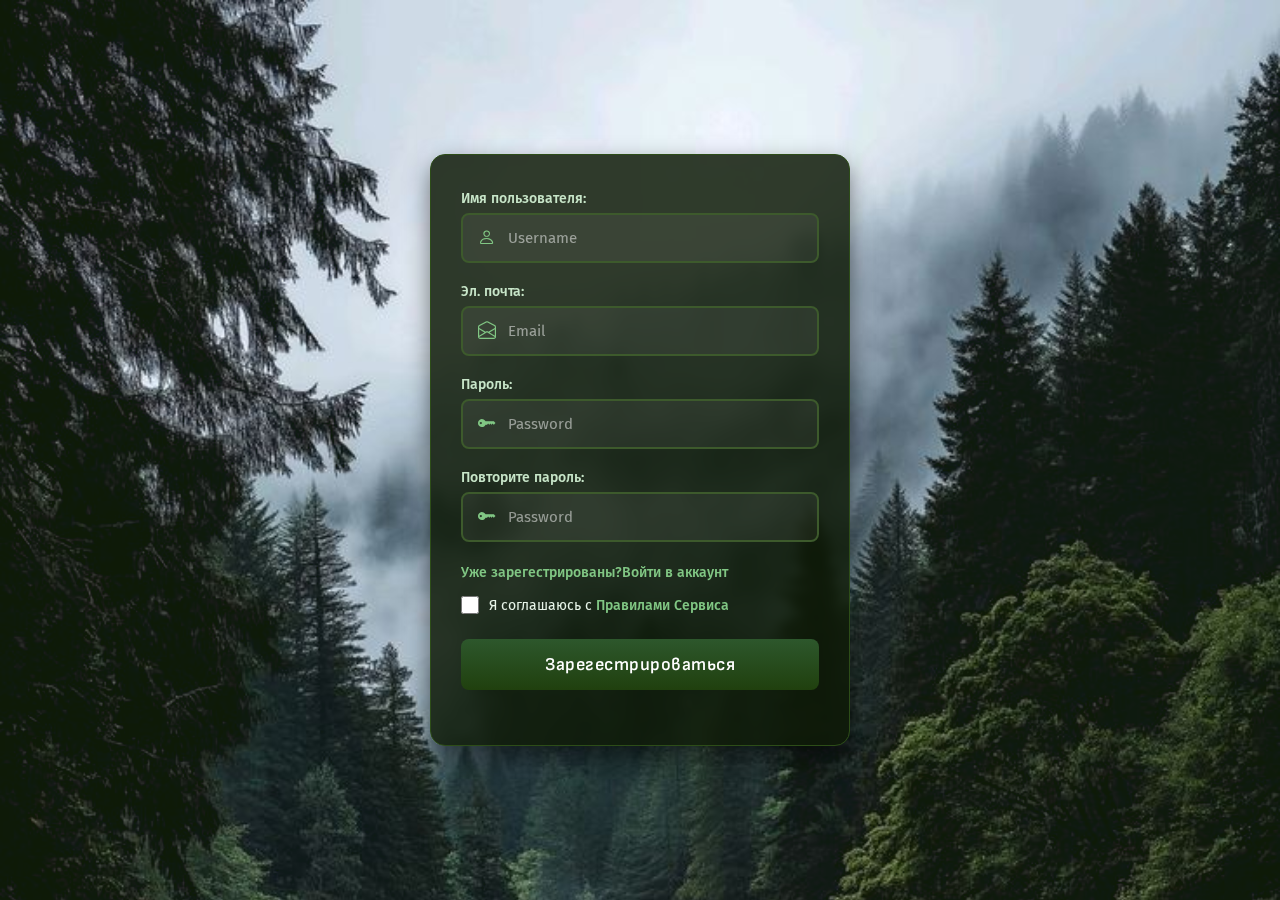
<file: authorization.html>
<!DOCTYPE html>
<html lang="en">
<head>
    <meta charset="UTF-8">
    <meta name="viewport" content="width=device-width, initial-scale=1.0">
    <title>Document</title>
    <link rel="stylesheet" href="authorization.css">
    <link rel="stylesheet" href="https://cdn.jsdelivr.net/npm/bootstrap-icons@1.9.1/font/bootstrap-icons.css">
</head>
<body>
    <form action="" method="get">
        <label for="Username">Имя пользователя:</label>
        <div class="input">
            <i class="bi bi-person"></i>
            <input type="text" placeholder="Username" id="Username">
            
        </div>
        <label for="Email">Эл. почта:</label>
        <div class="input">
            <i class="bi bi-envelope-open"></i>
            <input type="email" placeholder="Email" id="Email">
            
        </div>
        <label for="Password">Пароль:</label>
        <div class="input">
            <i class="bi bi-key-fill"></i>
            <input type="password" placeholder="Password" id="Password">
            
        </div>
        <label for="Password">Повторите пароль:</label>
        <div class="input">
            <i class="bi bi-key-fill"></i>
            
            <input type="password" placeholder="Password" id="Password">
            
        </div>
        
        <div><a href="">Уже зарегестрированы?Войти в аккаунт</a></div>

        <div class="agree">
            <input type="checkbox">
            <p>Я соглашаюсь с <a href="#" class="nounderline">Правилами Сервиса</a></p>
        </div>
        <button type="submit">Зарегестрироваться</button>
    </form>
</body>
</html>
</file>
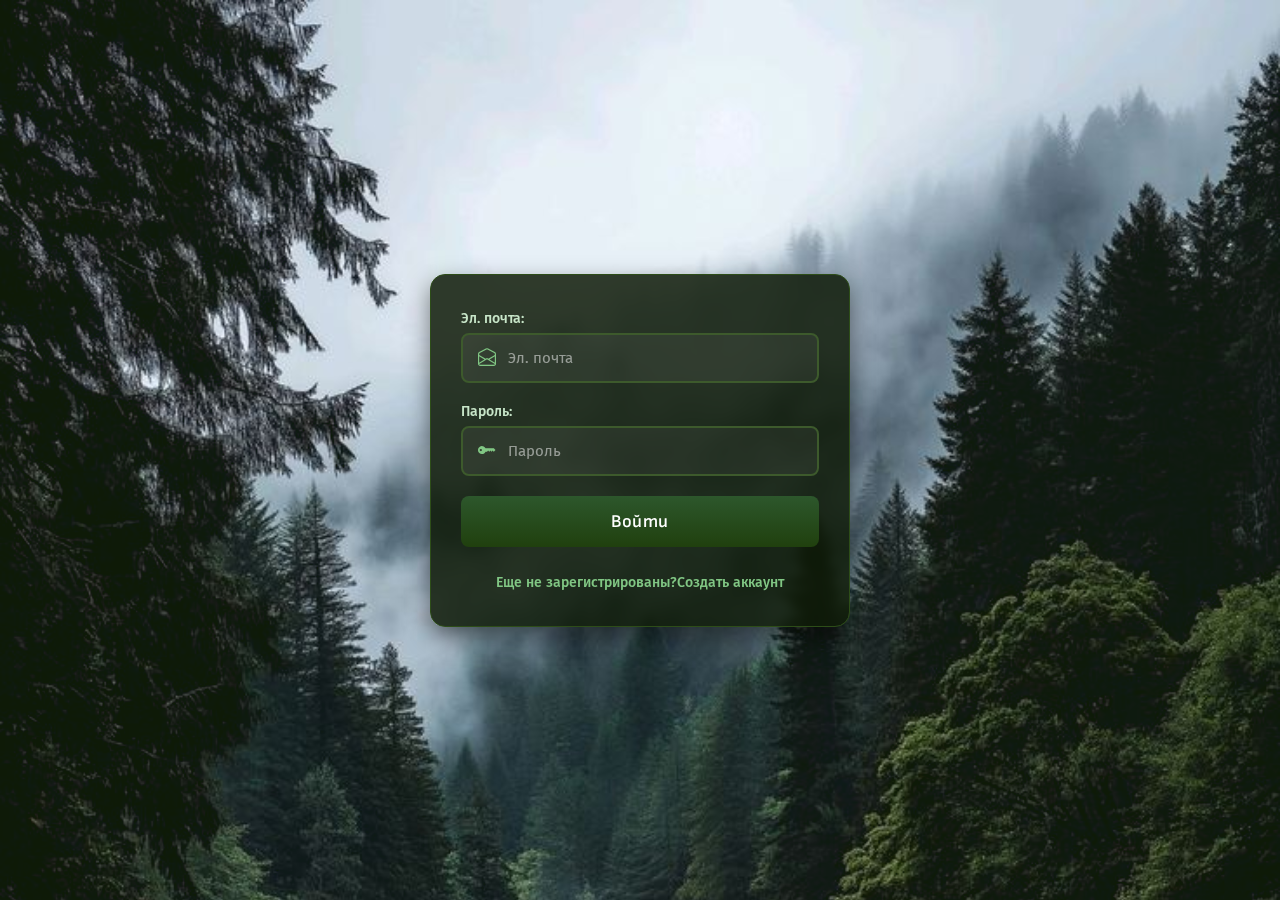
<file: login.html>
<!DOCTYPE html>
<html lang="en">
<head>
    <meta charset="UTF-8">
    <meta name="viewport" content="width=device-width, initial-scale=1.0">
    <title>Sign In</title>
    <link rel="stylesheet" href="authorization.css">
    <link rel="stylesheet" href="https://cdn.jsdelivr.net/npm/bootstrap-icons@1.9.1/font/bootstrap-icons.css">
</head>
<body>
    <form id="loginForm">
        <label for="Email">Эл. почта:</label>
        <div class="input">
            <i class="bi bi-envelope-open"></i>
            <input type="email" placeholder="Эл. почта" id="loginEmail">
            
        </div>
        <label for="Password">Пароль:</label>
        <div class="input">
            <i class="bi bi-key-fill"></i>
            <input type="password" placeholder="Пароль" id="loginPassword">
            
        </div>
        
        <button type="submit">Войти</button>
        <div class="link">
            <a href="authorization.html">Еще не зарегистрированы?Создать аккаунт</a>
        </div>
    </form>
    <script src="auth.js"></script>
</body>
</html>
</file>
<file: authorization.css>
@import url('https://fonts.googleapis.com/css2?family=Caveat:wght@400..700&family=Comfortaa:wght@300..700&family=Exo+2:ital,wght@0,100..900;1,100..900&family=Fascinate&family=Fira+Sans:ital,wght@0,100;0,200;0,300;0,400;0,500;0,600;0,700;0,800;0,900;1,100;1,200;1,300;1,400;1,500;1,600;1,700;1,800;1,900&family=Oswald:wght@200..700&family=Sofia+Sans:ital,wght@0,1..1000;1,1..1000&display=swap');

* {
    margin: 0;
    padding: 0;
    box-sizing: border-box;
}

body {
    display: flex;
    justify-content: center;
    align-items: center;
    min-height: 100vh;
    padding: 20px;
    font-family: 'Fira Sans', sans-serif;
    background:url(/img/forest_authori.jpg), #0e1a07;
    background-position: top;
    background-size: cover;
    background-blend-mode:lighten;
}

form {
    display: flex;
    flex-direction: column;
    padding: 35px 30px;
    background: rgba(14, 26, 7, 0.85);
    color: white;
    border: 1px solid #2d4d18;
    box-shadow: 0 10px 25px rgba(0, 0, 0, 0.5);
    border-radius: 15px;
    width: 100%;
    max-width: 420px;
    backdrop-filter: blur(5px);
}

h1 {
    text-align: center;
    margin-bottom: 25px;
    font-family: 'Sofia Sans', sans-serif;
    font-size: 28px;
    color: #e8f5e9;
    text-shadow: 0 2px 4px rgba(0, 0, 0, 0.3);
}

label {
    font-size: 14px;
    margin-bottom: 6px;
    color: #c8e6c9;
    font-weight: 500;
}

.input {
    border: 2px solid #3d5a2c;
    margin-bottom: 20px;
    display: flex;
    flex-direction: row;
    justify-content: center;
    align-items: center;
    padding: 12px 15px;
    border-radius: 8px;
    background: rgba(255, 255, 255, 0.05);
    transition: all 0.3s ease;
}

.input:hover,
.input:focus-within {
    border-color: #4caf50;
    box-shadow: 0 0 0 2px rgba(76, 175, 80, 0.2);
}

.input>i {
    margin-right: 12px;
    color: #81c784;
    font-size: 18px;
}

.input>input {
    border: none;
    outline: none;
    background-color: transparent;
    color: white;
    flex-grow: 1;
    font-size: 15px;
    font-family: 'Fira Sans', sans-serif;
}

.input>input::placeholder {
    color: rgba(255, 255, 255, 0.5);
}

.agree {
    margin: 15px 0 25px;
    display: flex;
    flex-direction: row;
    justify-content: flex-start;
    align-items: center;
}

.agree input[type="checkbox"] {
    margin-right: 10px;
    width: 18px;
    height: 18px;
    accent-color: #4caf50;
    cursor: pointer;
}

.agree>p {
    font-size: 14px;
    color: #e8f5e9;
}

button {
    background: linear-gradient(to bottom, #2d572c 0%, #20400e 100%);
    padding: 15px;
    color: white;
    border: none;
    border-radius: 8px;
    font-family: 'Sofia Sans', sans-serif;
    font-size: 18px;
    font-weight: 600;
    cursor: pointer;
    transition: all 0.3s ease;
    margin-bottom: 20px;
    letter-spacing: 0.5px;
}

button:hover {
    background: linear-gradient(to bottom, #3d6b3c 0%, #2d572c 100%);
    transform: translateY(-2px);
    box-shadow: 0 5px 15px rgba(44, 87, 44, 0.4);
}

button:active {
    transform: translateY(0);
}

.link {
    text-align: center;
    margin-top: 5px;
}

a {
    color: #81c784;
    font-size: 14px;
    text-decoration: none;
    transition: color 0.3s ease;
    font-weight: 500;
}

a:hover {
    color: #4caf50;
    text-decoration: underline;
}

.nounderline:hover {
    text-decoration: none;
}


@media (max-width: 480px) {
    form {
        padding: 25px 20px;
        max-width: 95%;
    }

    h1 {
        font-size: 24px;
    }

    .input {
        padding: 10px 12px;
    }

    button {
        padding: 13px;
        font-size: 16px;
    }
}
</file>
